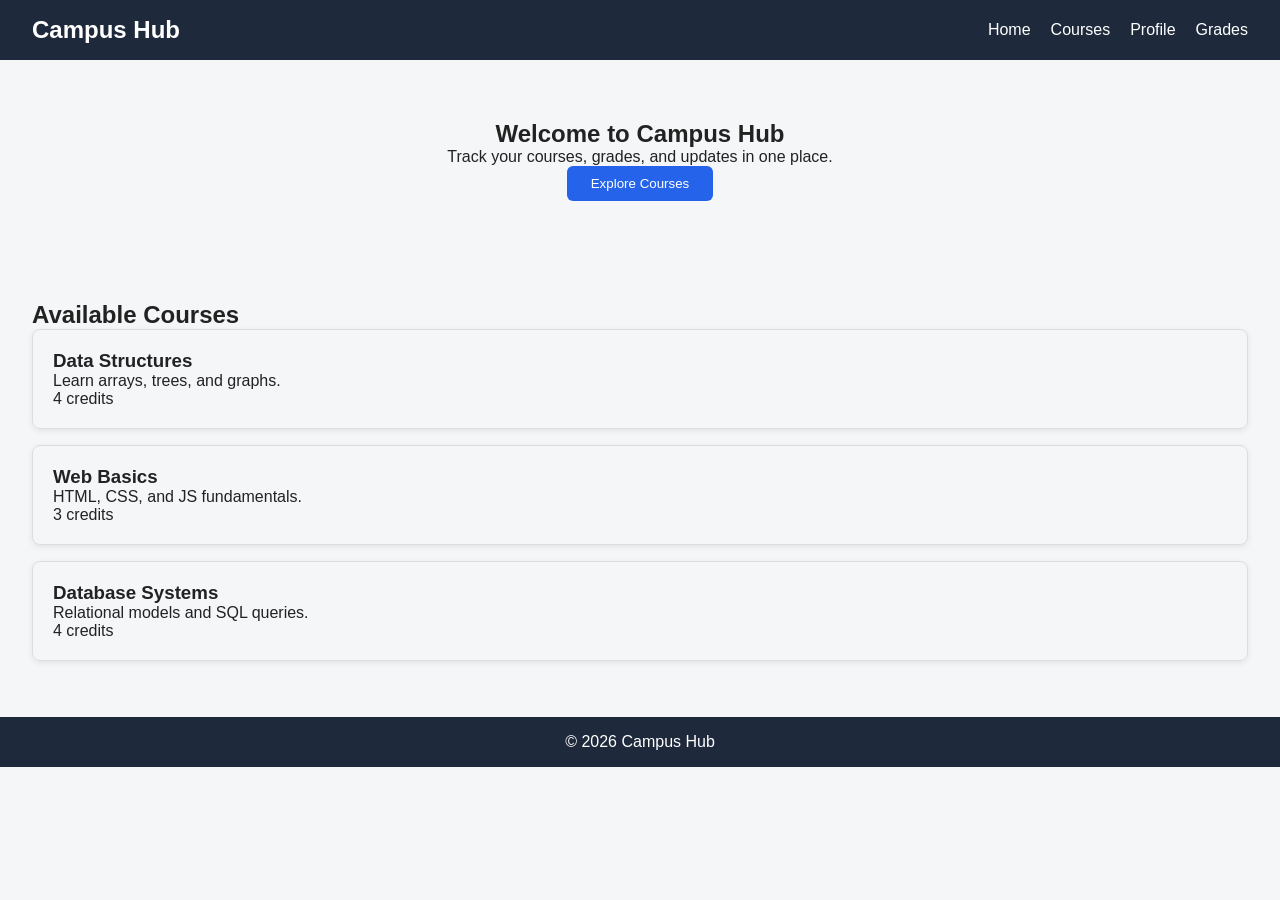
<file: Module2_FrontendDev/handson_01/index.html>
<!DOCTYPE html>
<html lang="en">
<head>
<meta charset="UTF-8">
<meta name="viewport" content="width=device-width, initial-scale=1.0">
<title>Campus Hub</title>
<link rel="stylesheet" href="styles.css">
</head>
<body>
<header>
<h2>Campus Hub</h2>
<nav>
<ul>
<li><a href="#">Home</a></li>
<li><a href="#">Courses</a></li>
<li><a href="#">Profile</a></li>
<li><a href="#">Grades</a></li>
</ul>
</nav>
</header>

<main>
<section id="hero">
<h1>Welcome to Campus Hub</h1>
<p>Track your courses, grades, and updates in one place.</p>
<button>Explore Courses</button>
</section>

<section id="courses">
<h2>Available Courses</h2>
<article class="course-card">
<h3>Data Structures</h3>
<p>Learn arrays, trees, and graphs.</p>
<span>4 credits</span>
</article>
<article class="course-card">
<h3>Web Basics</h3>
<p>HTML, CSS, and JS fundamentals.</p>
<span>3 credits</span>
</article>
<article class="course-card">
<h3>Database Systems</h3>
<p>Relational models and SQL queries.</p>
<span>4 credits</span>
</article>
</section>
</main>

<footer>
<p>&copy; 2026 Campus Hub</p>
</footer>
</body>
</html>
</file>
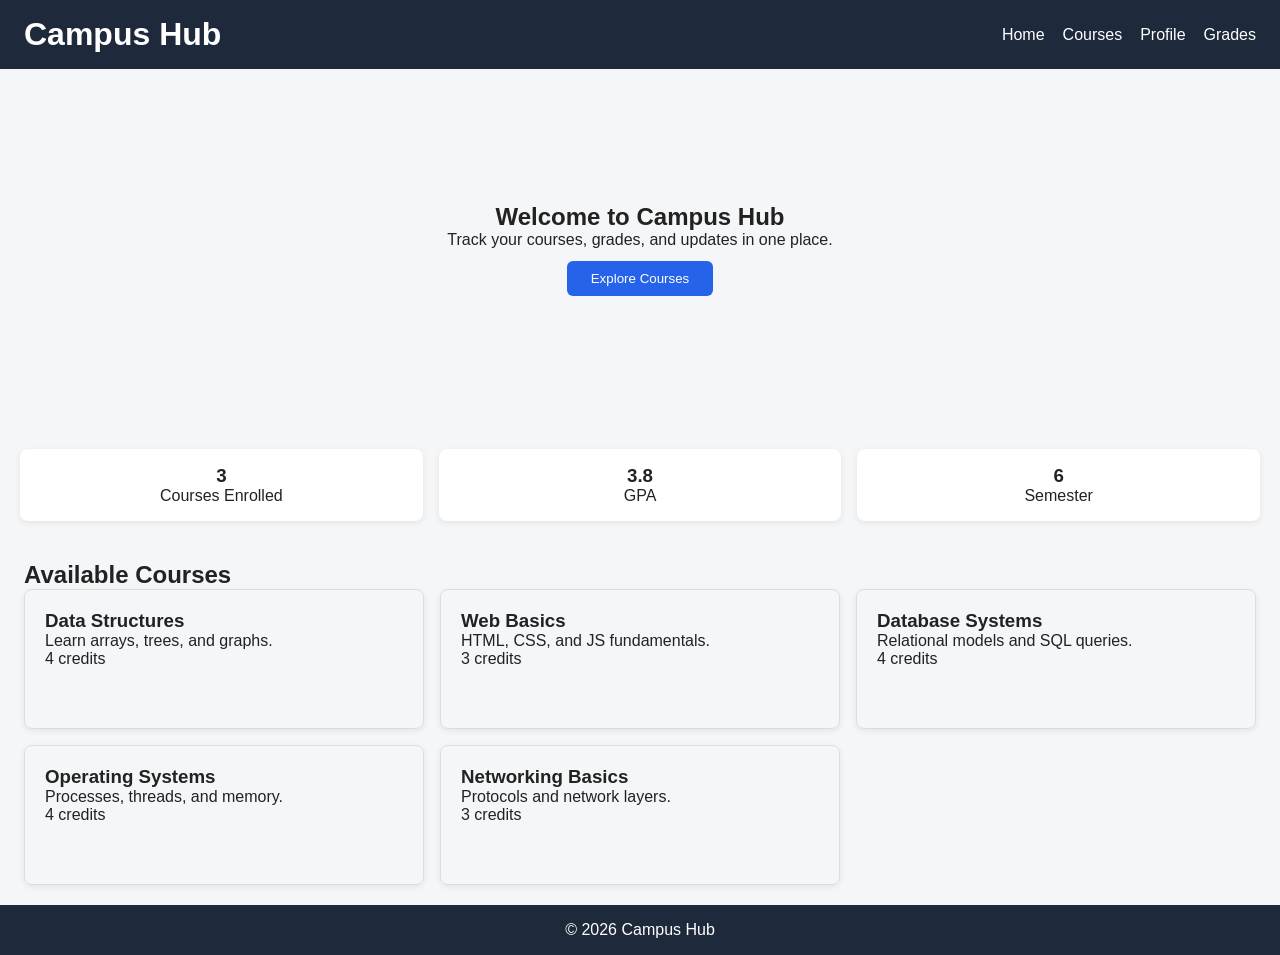
<file: Module2_FrontendDev/handson_02/index.html>
<!DOCTYPE html>
<html lang="en">
<head>
<meta charset="UTF-8">
<meta name="viewport" content="width=device-width, initial-scale=1.0">
<title>Campus Hub</title>
<link rel="stylesheet" href="styles.css">
</head>
<body>
<header>
<h2>Campus Hub</h2>
<nav>
<ul>
<li><a href="#">Home</a></li>
<li><a href="#">Courses</a></li>
<li><a href="#">Profile</a></li>
<li><a href="#">Grades</a></li>
</ul>
</nav>
</header>

<main>
<section id="hero">
<h1>Welcome to Campus Hub</h1>
<p>Track your courses, grades, and updates in one place.</p>
<button>Explore Courses</button>
</section>

<section id="stats">
<div class="stat-item">
<h3>3</h3>
<p>Courses Enrolled</p>
</div>
<div class="stat-item">
<h3>3.8</h3>
<p>GPA</p>
</div>
<div class="stat-item">
<h3>6</h3>
<p>Semester</p>
</div>
</section>

<section id="courses">
<h2>Available Courses</h2>
<div class="course-grid">
<article class="course-card">
<h3>Data Structures</h3>
<p>Learn arrays, trees, and graphs.</p>
<span>4 credits</span>
</article>
<article class="course-card">
<h3>Web Basics</h3>
<p>HTML, CSS, and JS fundamentals.</p>
<span>3 credits</span>
</article>
<article class="course-card">
<h3>Database Systems</h3>
<p>Relational models and SQL queries.</p>
<span>4 credits</span>
</article>
<article class="course-card">
<h3>Operating Systems</h3>
<p>Processes, threads, and memory.</p>
<span>4 credits</span>
</article>
<article class="course-card">
<h3>Networking Basics</h3>
<p>Protocols and network layers.</p>
<span>3 credits</span>
</article>
</div>
</section>
</main>

<footer>
<p>&copy; 2026 Campus Hub</p>
</footer>
</body>
</html>
</file>
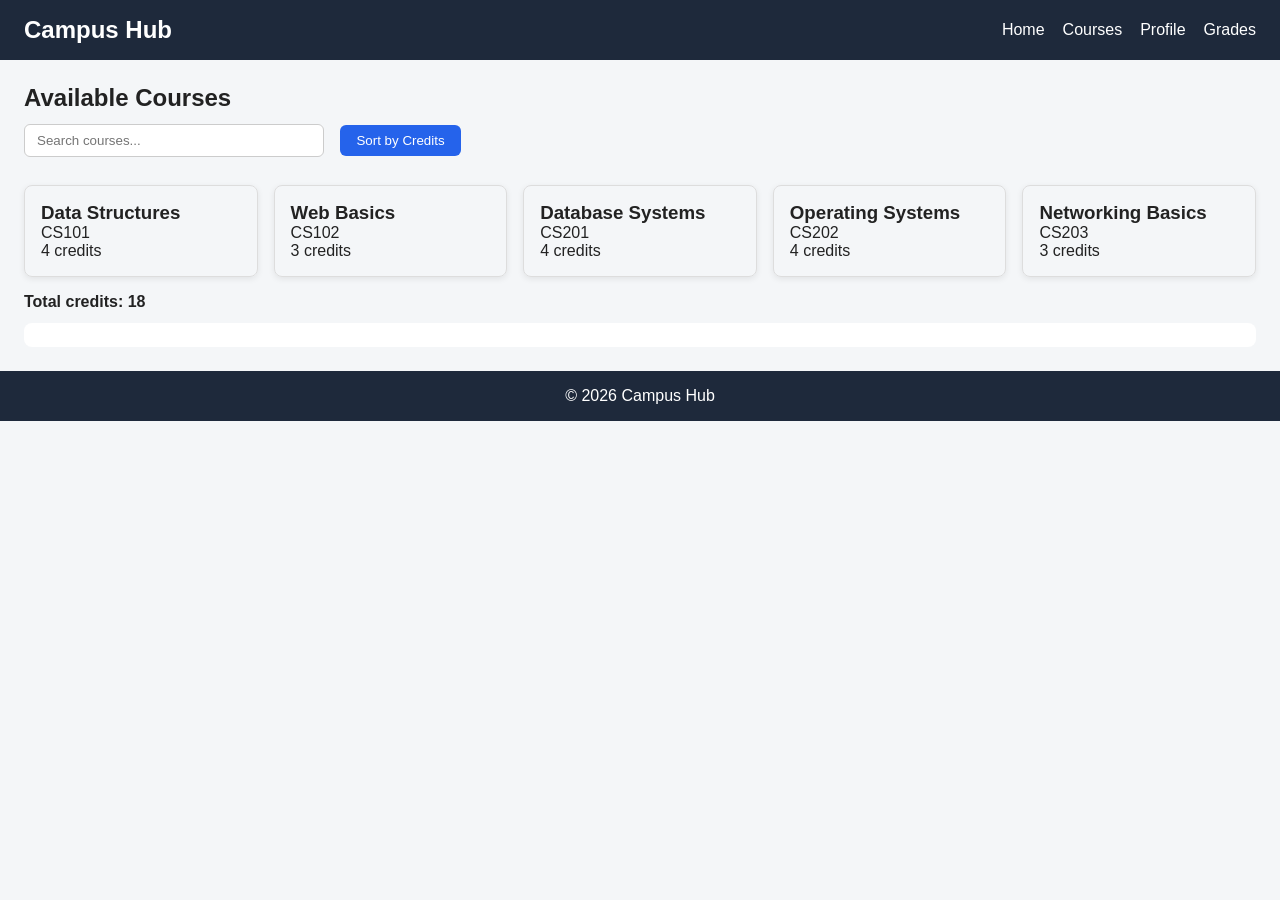
<file: Module2_FrontendDev/handson_03/index.html>
<!DOCTYPE html>
<html lang="en">
<head>
<meta charset="UTF-8">
<meta name="viewport" content="width=device-width, initial-scale=1.0">
<title>Campus Hub</title>
<link rel="stylesheet" href="styles.css">
</head>
<body>
<header>
<h2>Campus Hub</h2>
<nav>
<ul>
<li><a href="#">Home</a></li>
<li><a href="#">Courses</a></li>
<li><a href="#">Profile</a></li>
<li><a href="#">Grades</a></li>
</ul>
</nav>
</header>

<main>
<section id="courses">
<h2>Available Courses</h2>
<input type="text" id="filterBox" placeholder="Search courses...">
<button id="sortBtn">Sort by Credits</button>
<div class="course-grid"></div>
<p id="creditTotal"></p>
<div id="pickedCourse"></div>
</section>
</main>

<footer>
<p>&copy; 2026 Campus Hub</p>
</footer>

<script type="module" src="app.js"></script>
</body>
</html>
</file>
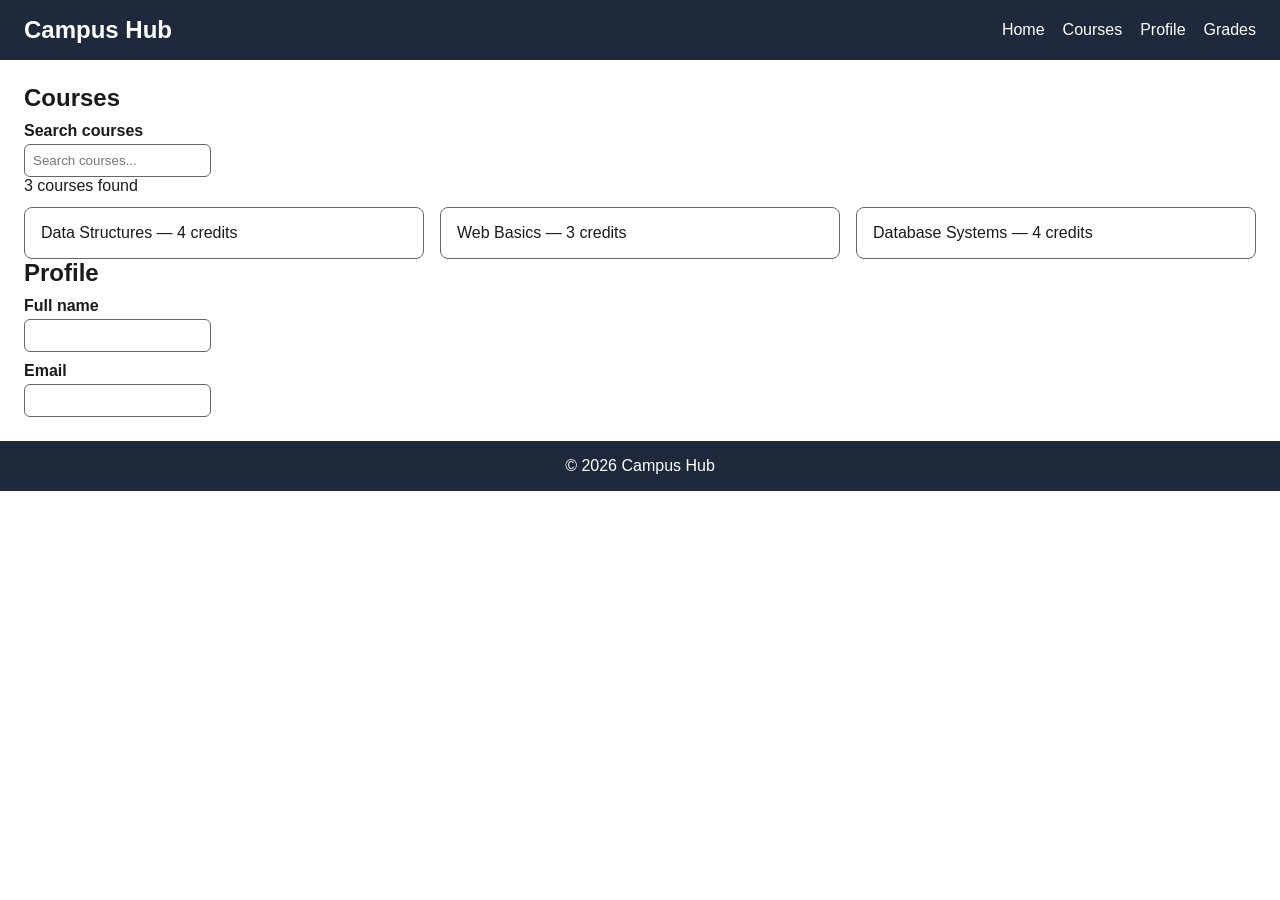
<file: Module2_FrontendDev/handson_09/index.html>
<!DOCTYPE html>
<html lang="en">
<head>
<meta charset="UTF-8">
<meta name="viewport" content="width=device-width, initial-scale=1.0">
<title>Campus Hub</title>
<link rel="stylesheet" href="styles.css">
</head>
<body>
<header>
<h2>Campus Hub</h2>
<nav aria-label="Main navigation">
<ul>
<li><a href="#" aria-current="page">Home</a></li>
<li><a href="#">Courses</a></li>
<li><a href="#">Profile</a></li>
<li><a href="#">Grades</a></li>
</ul>
</nav>
</header>

<main>
<section id="courses">
<h2>Courses</h2>
<label for="filterBox">Search courses</label>
<input type="text" id="filterBox" placeholder="Search courses...">
<p id="resultCount" role="status" aria-live="polite"></p>
<div class="course-grid"></div>
</section>

<section id="profile">
<h2>Profile</h2>
<form>
<label for="fullName">Full name</label>
<input type="text" id="fullName" name="fullName">
<label for="emailAddr">Email</label>
<input type="email" id="emailAddr" name="emailAddr">
</form>
</section>
</main>

<footer>
<p>&copy; 2026 Campus Hub</p>
</footer>

<script src="app.js"></script>
</body>
</html>
</file>
<file: Module2_FrontendDev/handson_01/styles.css>
* {
margin: 0;
padding: 0;
box-sizing: border-box;
}

body {
font-family: Arial, sans-serif;
background: #f4f6f8;
color: #222;
}

header {
background: #1e293b;
color: #fff;
padding: 16px 32px;
display: flex;
justify-content: space-between;
align-items: center;
}

header nav ul {
list-style: none;
display: flex;
gap: 20px;
}

header nav a {
color: #fff;
text-decoration: none;
}

#hero {
text-align: center;
padding: 60px 20px;
}

#hero button {
padding: 10px 24px;
border: none;
border-radius: 6px;
background: #2563eb;
color: #fff;
cursor: pointer;
}

#hero button:hover {
background: #1d4ed8;
}

#courses {
padding: 40px 32px;
}

.course-card {
padding: 20px;
border: 1px solid #ddd;
border-radius: 8px;
box-shadow: 0 2px 6px rgba(0,0,0,0.08);
margin-bottom: 16px;
}

footer {
text-align: center;
padding: 16px;
background: #1e293b;
color: #fff;
}
</file>
<file: Module2_FrontendDev/handson_02/styles.css>
* {
margin: 0;
padding: 0;
box-sizing: border-box;
}

body {
font-family: Arial, sans-serif;
background: #f4f6f8;
color: #222;
}

header {
background: #1e293b;
color: #fff;
padding: 16px 24px;
display: flex;
justify-content: space-between;
align-items: center;
}

header h2 {
font-size: clamp(1.2rem, 3vw, 2rem);
}

header nav ul {
list-style: none;
display: flex;
gap: 18px;
}

header nav a {
color: #fff;
text-decoration: none;
}

#hero {
min-height: 40vh;
display: flex;
flex-direction: column;
align-items: center;
justify-content: center;
text-align: center;
padding: 20px;
}

#hero button {
padding: 10px 24px;
border: none;
border-radius: 6px;
background: #2563eb;
color: #fff;
cursor: pointer;
margin-top: 12px;
}

#hero button:hover {
background: #1d4ed8;
}

#stats {
display: flex;
justify-content: space-around;
gap: 16px;
padding: 20px;
flex-wrap: wrap;
}

.stat-item {
flex: 1;
min-width: 120px;
text-align: center;
background: #fff;
padding: 16px;
border-radius: 8px;
box-shadow: 0 2px 6px rgba(0,0,0,0.08);
}

#courses {
padding: 20px 24px;
}

.course-grid {
display: grid;
grid-template-columns: 1fr;
gap: 16px;
}

.course-card {
padding: 20px;
border: 1px solid #ddd;
border-radius: 8px;
box-shadow: 0 2px 6px rgba(0,0,0,0.08);
align-self: stretch;
min-height: 140px;
}

footer {
text-align: center;
padding: 16px;
background: #1e293b;
color: #fff;
}

@media (min-width: 768px) {
.course-grid {
grid-template-columns: repeat(2, 1fr);
}
}

@media (min-width: 1024px) {
.course-grid {
grid-template-columns: repeat(3, 1fr);
}
#hero {
padding: 60px;
}
}
</file>
<file: Module2_FrontendDev/handson_03/styles.css>
* {
margin: 0;
padding: 0;
box-sizing: border-box;
}

body {
font-family: Arial, sans-serif;
background: #f4f6f8;
color: #222;
}

header {
background: #1e293b;
color: #fff;
padding: 16px 24px;
display: flex;
justify-content: space-between;
align-items: center;
}

header nav ul {
list-style: none;
display: flex;
gap: 18px;
}

header nav a {
color: #fff;
text-decoration: none;
}

#courses {
padding: 24px;
}

#filterBox {
padding: 8px 12px;
width: 100%;
max-width: 300px;
margin: 12px 0;
border: 1px solid #ccc;
border-radius: 6px;
}

#sortBtn {
padding: 8px 16px;
margin-left: 12px;
border: none;
border-radius: 6px;
background: #2563eb;
color: #fff;
cursor: pointer;
}

.course-grid {
display: grid;
grid-template-columns: repeat(auto-fit, minmax(220px, 1fr));
gap: 16px;
margin-top: 16px;
}

.course-card {
padding: 16px;
border: 1px solid #ddd;
border-radius: 8px;
box-shadow: 0 2px 6px rgba(0,0,0,0.08);
cursor: pointer;
}

#creditTotal {
margin-top: 16px;
font-weight: bold;
}

#pickedCourse {
margin-top: 12px;
padding: 12px;
background: #fff;
border-radius: 8px;
}

footer {
text-align: center;
padding: 16px;
background: #1e293b;
color: #fff;
}
</file>
<file: Module2_FrontendDev/handson_09/styles.css>
* { margin: 0; padding: 0; box-sizing: border-box; }
body { font-family: Arial, sans-serif; background: #ffffff; color: #1a1a1a; }
header { background: #1e293b; color: #ffffff; padding: 16px 24px; display: flex; justify-content: space-between; align-items: center; }
header nav ul { list-style: none; display: flex; gap: 18px; }
header nav a { color: #ffffff; text-decoration: none; }
header nav a:focus { outline: 2px solid #facc15; outline-offset: 2px; }
main { padding: 24px; }
label { display: block; margin-top: 10px; font-weight: bold; }
input { padding: 8px; margin-top: 4px; border: 1px solid #666; border-radius: 6px; }
.course-grid { display: grid; grid-template-columns: repeat(auto-fit, minmax(220px, 1fr)); gap: 16px; margin-top: 12px; }
.course-card { padding: 16px; border: 1px solid #666; border-radius: 8px; }
.course-card:focus { outline: 3px solid #2563eb; }
footer { text-align: center; padding: 16px; background: #1e293b; color: #ffffff; }
</file>
